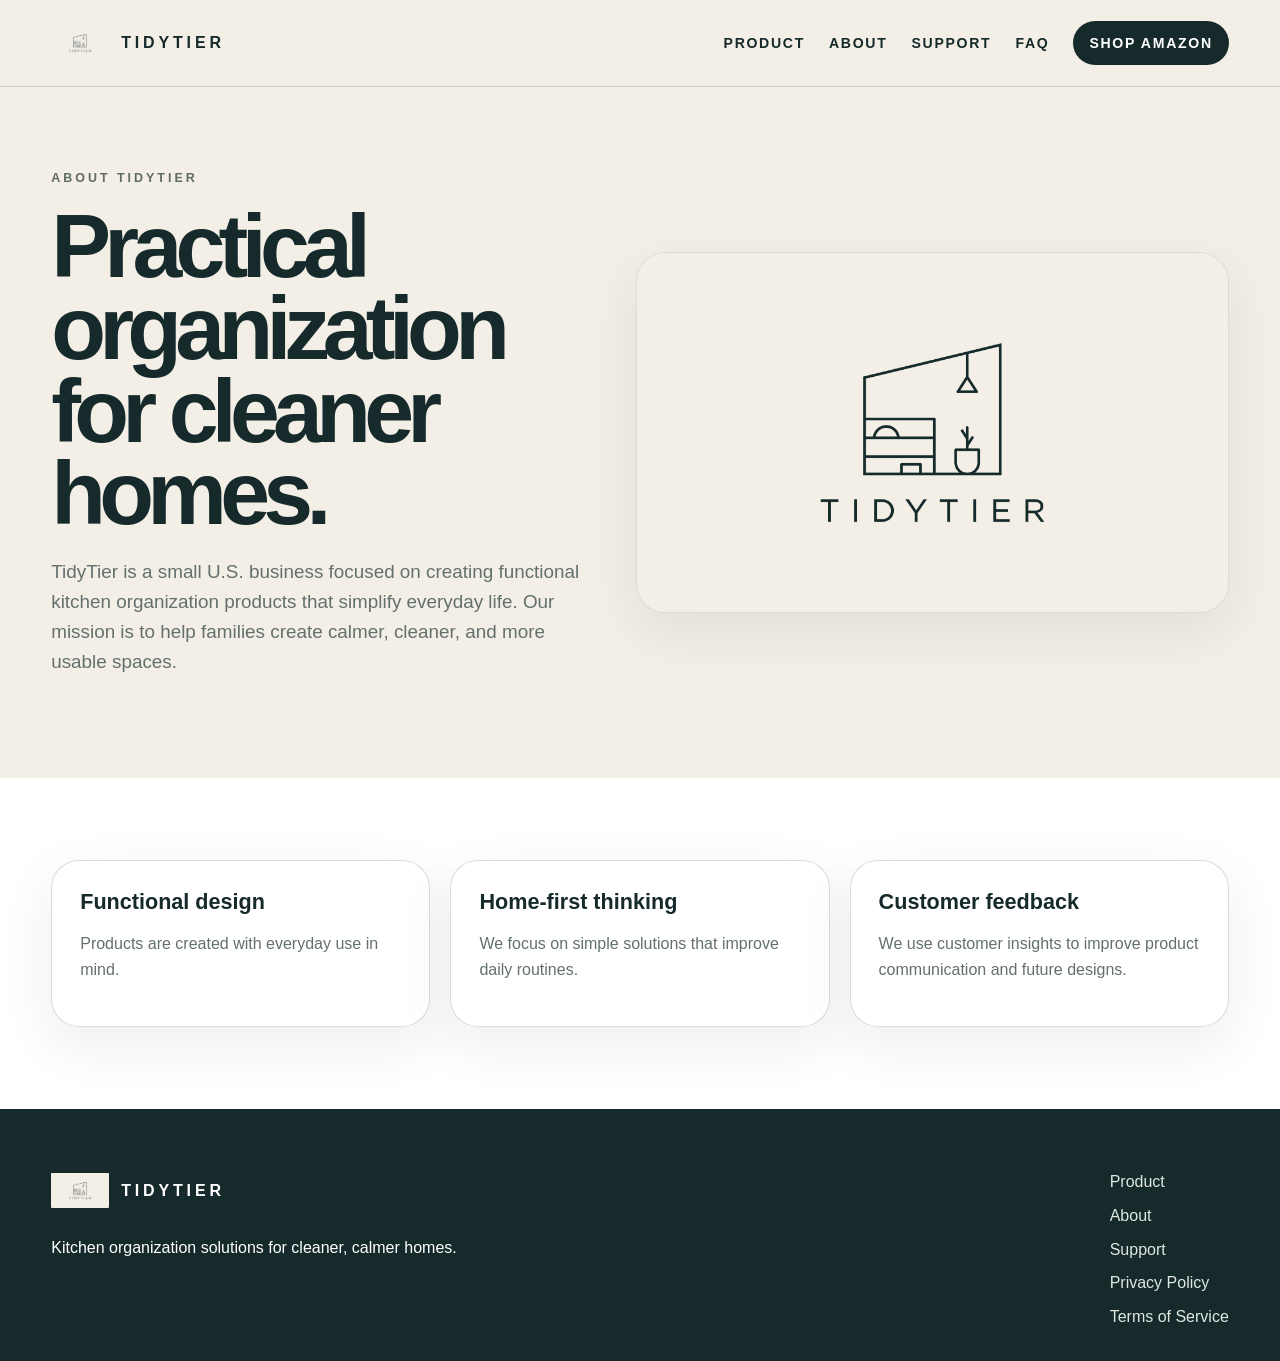
<file: about.html>
<!DOCTYPE html><html lang="en"><head><meta charset="UTF-8"><meta name="viewport" content="width=device-width, initial-scale=1.0"><title>About | TidyTier</title><link rel="stylesheet" href="styles.css"></head><body>

<header class="navbar">
  <div class="container nav-inner">
    <a class="logo" href="index.html"><img src="tidytier-logo.png" alt="TidyTier logo"><span>TIDYTIER</span></a>
    <nav class="nav-links">
      <a href="product.html">Product</a>
      <a href="about.html">About</a>
      <a href="support.html">Support</a>
      <a href="faq.html">FAQ</a>
      <a class="nav-cta" href="https://www.amazon.com/dp/B0FTTPCXH6" target="_blank" rel="noopener">Shop Amazon</a>
    </nav>
  </div>
</header>

<main class="section"><div class="container split"><div><p class="eyebrow">About TidyTier</p><h1>Practical organization for cleaner homes.</h1><p class="lead">TidyTier is a small U.S. business focused on creating functional kitchen organization products that simplify everyday life. Our mission is to help families create calmer, cleaner, and more usable spaces.</p></div><img class="rounded-img" src="tidytier-logo.png" alt="TidyTier logo"></div></main>
<section class="section white"><div class="container grid-3"><div class="card"><h3>Functional design</h3><p class="muted">Products are created with everyday use in mind.</p></div><div class="card"><h3>Home-first thinking</h3><p class="muted">We focus on simple solutions that improve daily routines.</p></div><div class="card"><h3>Customer feedback</h3><p class="muted">We use customer insights to improve product communication and future designs.</p></div></div></section>

<footer class="footer">
  <div class="container footer-grid">
    <div>
      <div class="logo"><img src="tidytier-logo.png" alt="TidyTier logo"><span>TIDYTIER</span></div>
      <p>Kitchen organization solutions for cleaner, calmer homes.</p>
    </div>
    <div>
      <a href="product.html">Product</a>
      <a href="about.html">About</a>
      <a href="support.html">Support</a>
      <a href="privacy.html">Privacy Policy</a>
      <a href="terms.html">Terms of Service</a>
    </div>
  </div>
</footer>
</body></html>
</file>
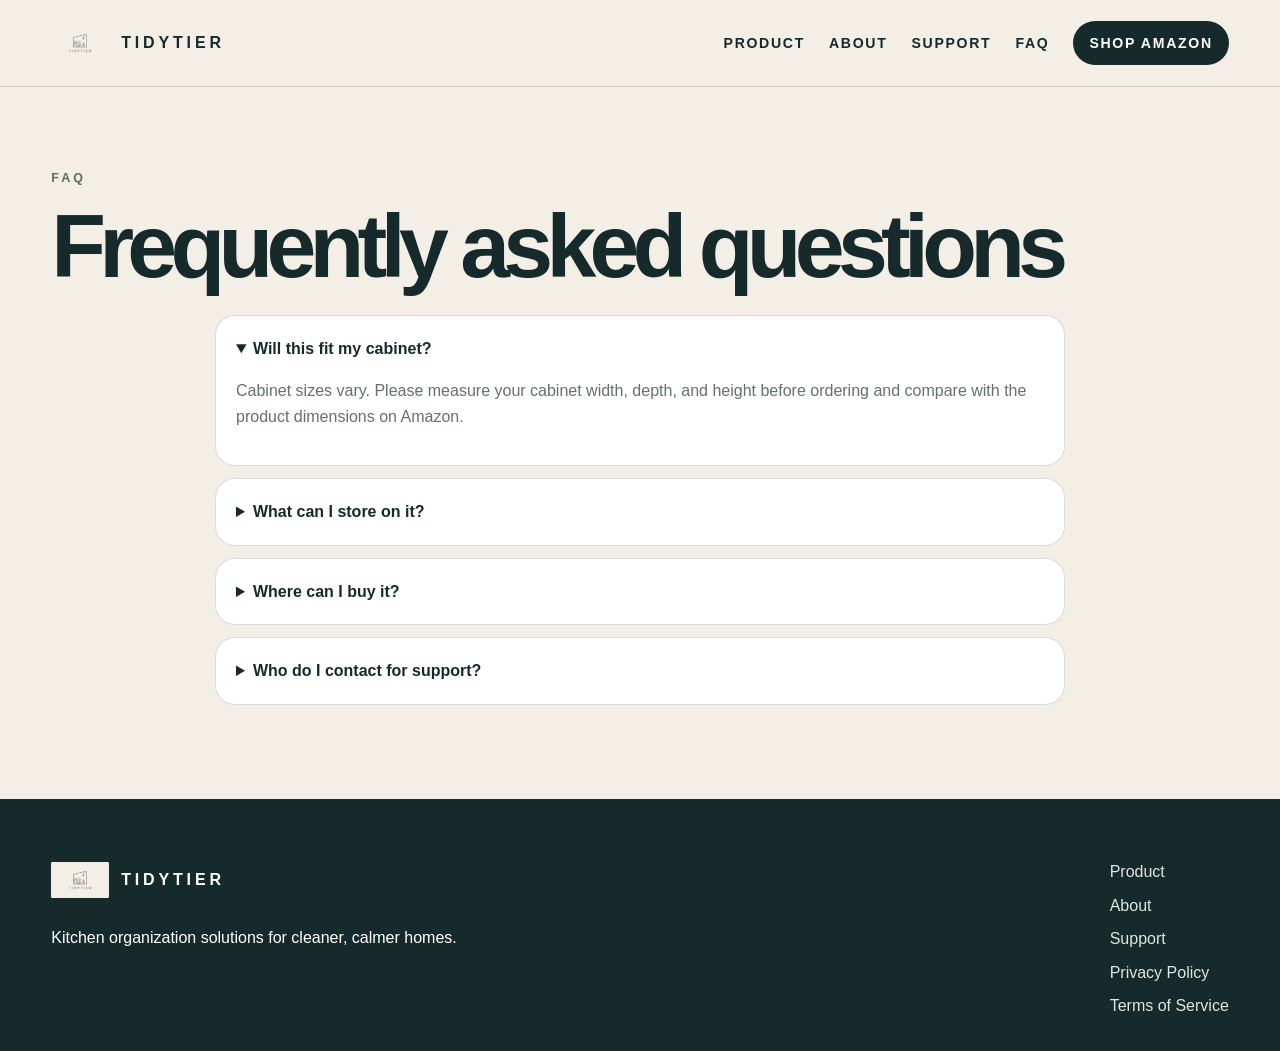
<file: faq.html>
<!DOCTYPE html><html lang="en"><head><meta charset="UTF-8"><meta name="viewport" content="width=device-width, initial-scale=1.0"><title>FAQ | TidyTier</title><link rel="stylesheet" href="styles.css"></head><body>
<header class="navbar">
  <div class="container nav-inner">
    <a class="logo" href="index.html"><img src="tidytier-logo.png" alt="TidyTier logo"><span>TIDYTIER</span></a>
    <nav class="nav-links">
      <a href="product.html">Product</a>
      <a href="about.html">About</a>
      <a href="support.html">Support</a>
      <a href="faq.html">FAQ</a>
      <a class="nav-cta" href="https://www.amazon.com/dp/B0FTTPCXH6" target="_blank" rel="noopener">Shop Amazon</a>
    </nav>
  </div>
</header>
<main class="section"><div class="container"><p class="eyebrow">FAQ</p><h1>Frequently asked questions</h1><div class="faq"><details open><summary>Will this fit my cabinet?</summary><p class="muted">Cabinet sizes vary. Please measure your cabinet width, depth, and height before ordering and compare with the product dimensions on Amazon.</p></details><details><summary>What can I store on it?</summary><p class="muted">It is designed for cookware such as pots, pans, lids, baking sheets, cutting boards, and similar kitchen accessories.</p></details><details><summary>Where can I buy it?</summary><p class="muted">The TidyTier organizer is currently available on Amazon.</p></details><details><summary>Who do I contact for support?</summary><p class="muted">You can contact us through the support page or use Amazon order support for order-specific issues.</p></details></div></div></main>
<footer class="footer">
  <div class="container footer-grid">
    <div>
      <div class="logo"><img src="tidytier-logo.png" alt="TidyTier logo"><span>TIDYTIER</span></div>
      <p>Kitchen organization solutions for cleaner, calmer homes.</p>
    </div>
    <div>
      <a href="product.html">Product</a>
      <a href="about.html">About</a>
      <a href="support.html">Support</a>
      <a href="privacy.html">Privacy Policy</a>
      <a href="terms.html">Terms of Service</a>
    </div>
  </div>
</footer>
</body></html>
</file>
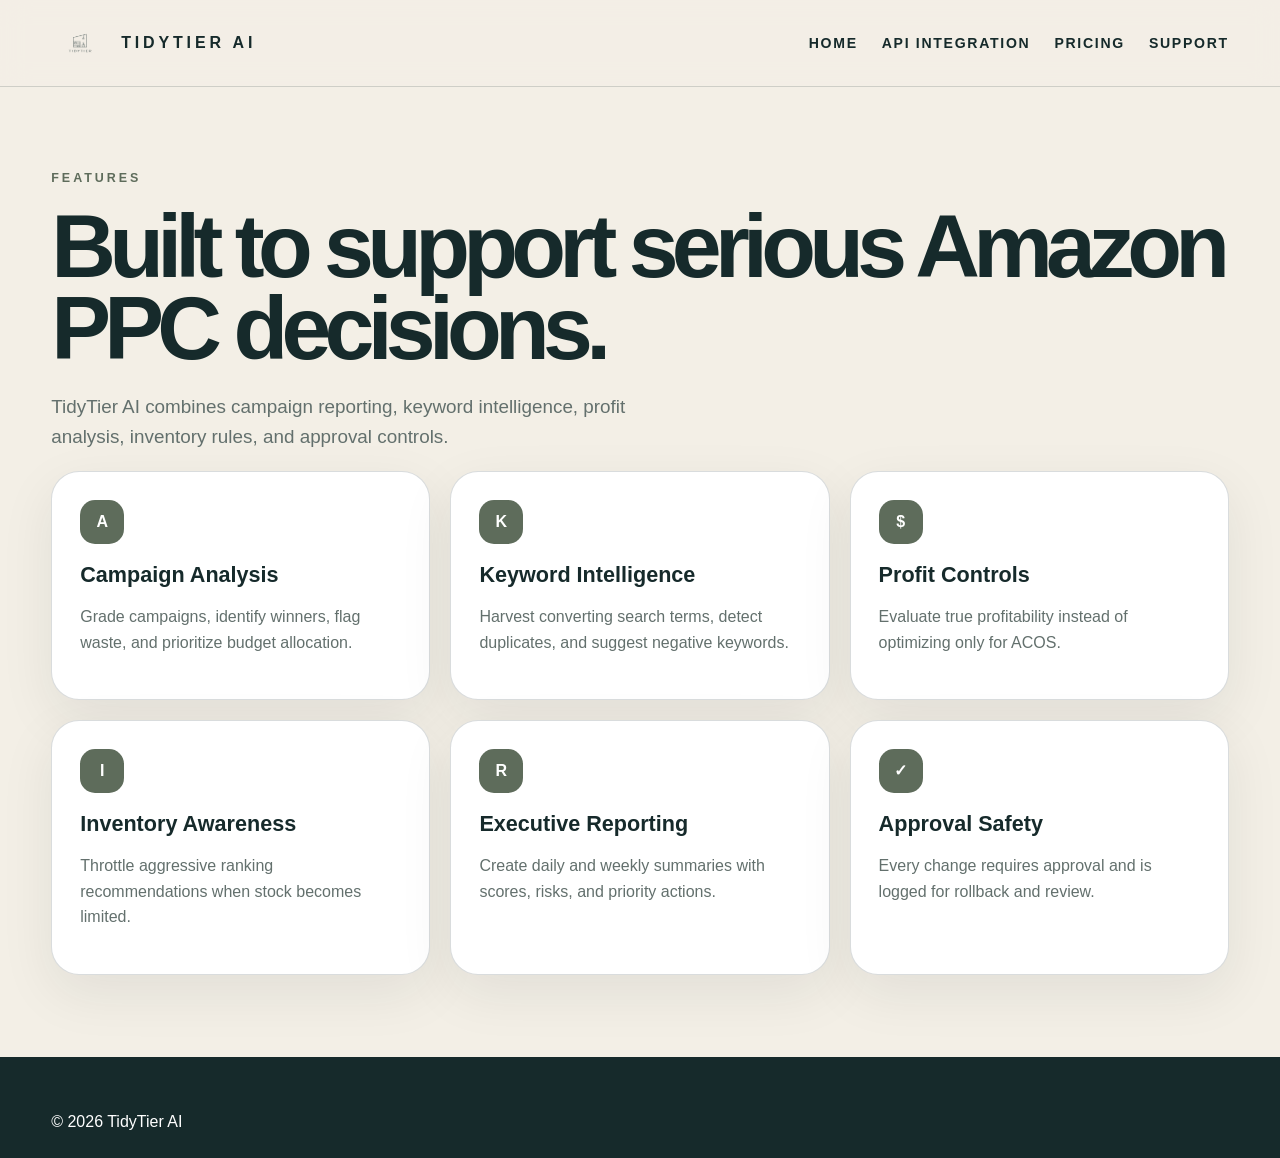
<file: features.html>
<!DOCTYPE html><html lang="en"><head><meta charset="UTF-8"/><meta name="viewport" content="width=device-width, initial-scale=1.0"/><title>Features | TidyTier AI</title><link rel="stylesheet" href="styles.css"/></head><body>
<header class="navbar"><div class="container nav-inner"><a class="logo" href="index.html"><img src="tidytier-logo.png" alt="TidyTier logo"/><span>TIDYTIER AI</span></a><nav class="nav-links"><a href="index.html">Home</a><a href="integration.html">API Integration</a><a href="pricing.html">Pricing</a><a href="support.html">Support</a></nav></div></header>
<main><section class="section"><div class="container"><p class="eyebrow">Features</p><h1>Built to support serious Amazon PPC decisions.</h1><p class="lead">TidyTier AI combines campaign reporting, keyword intelligence, profit analysis, inventory rules, and approval controls.</p><div class="grid-3">
<div class="card"><div class="icon">A</div><h3>Campaign Analysis</h3><p class="muted">Grade campaigns, identify winners, flag waste, and prioritize budget allocation.</p></div>
<div class="card"><div class="icon">K</div><h3>Keyword Intelligence</h3><p class="muted">Harvest converting search terms, detect duplicates, and suggest negative keywords.</p></div>
<div class="card"><div class="icon">$</div><h3>Profit Controls</h3><p class="muted">Evaluate true profitability instead of optimizing only for ACOS.</p></div>
<div class="card"><div class="icon">I</div><h3>Inventory Awareness</h3><p class="muted">Throttle aggressive ranking recommendations when stock becomes limited.</p></div>
<div class="card"><div class="icon">R</div><h3>Executive Reporting</h3><p class="muted">Create daily and weekly summaries with scores, risks, and priority actions.</p></div>
<div class="card"><div class="icon">✓</div><h3>Approval Safety</h3><p class="muted">Every change requires approval and is logged for rollback and review.</p></div>
</div></div></section></main><footer class="footer"><div class="container">© 2026 TidyTier AI</div></footer></body></html>
</file>
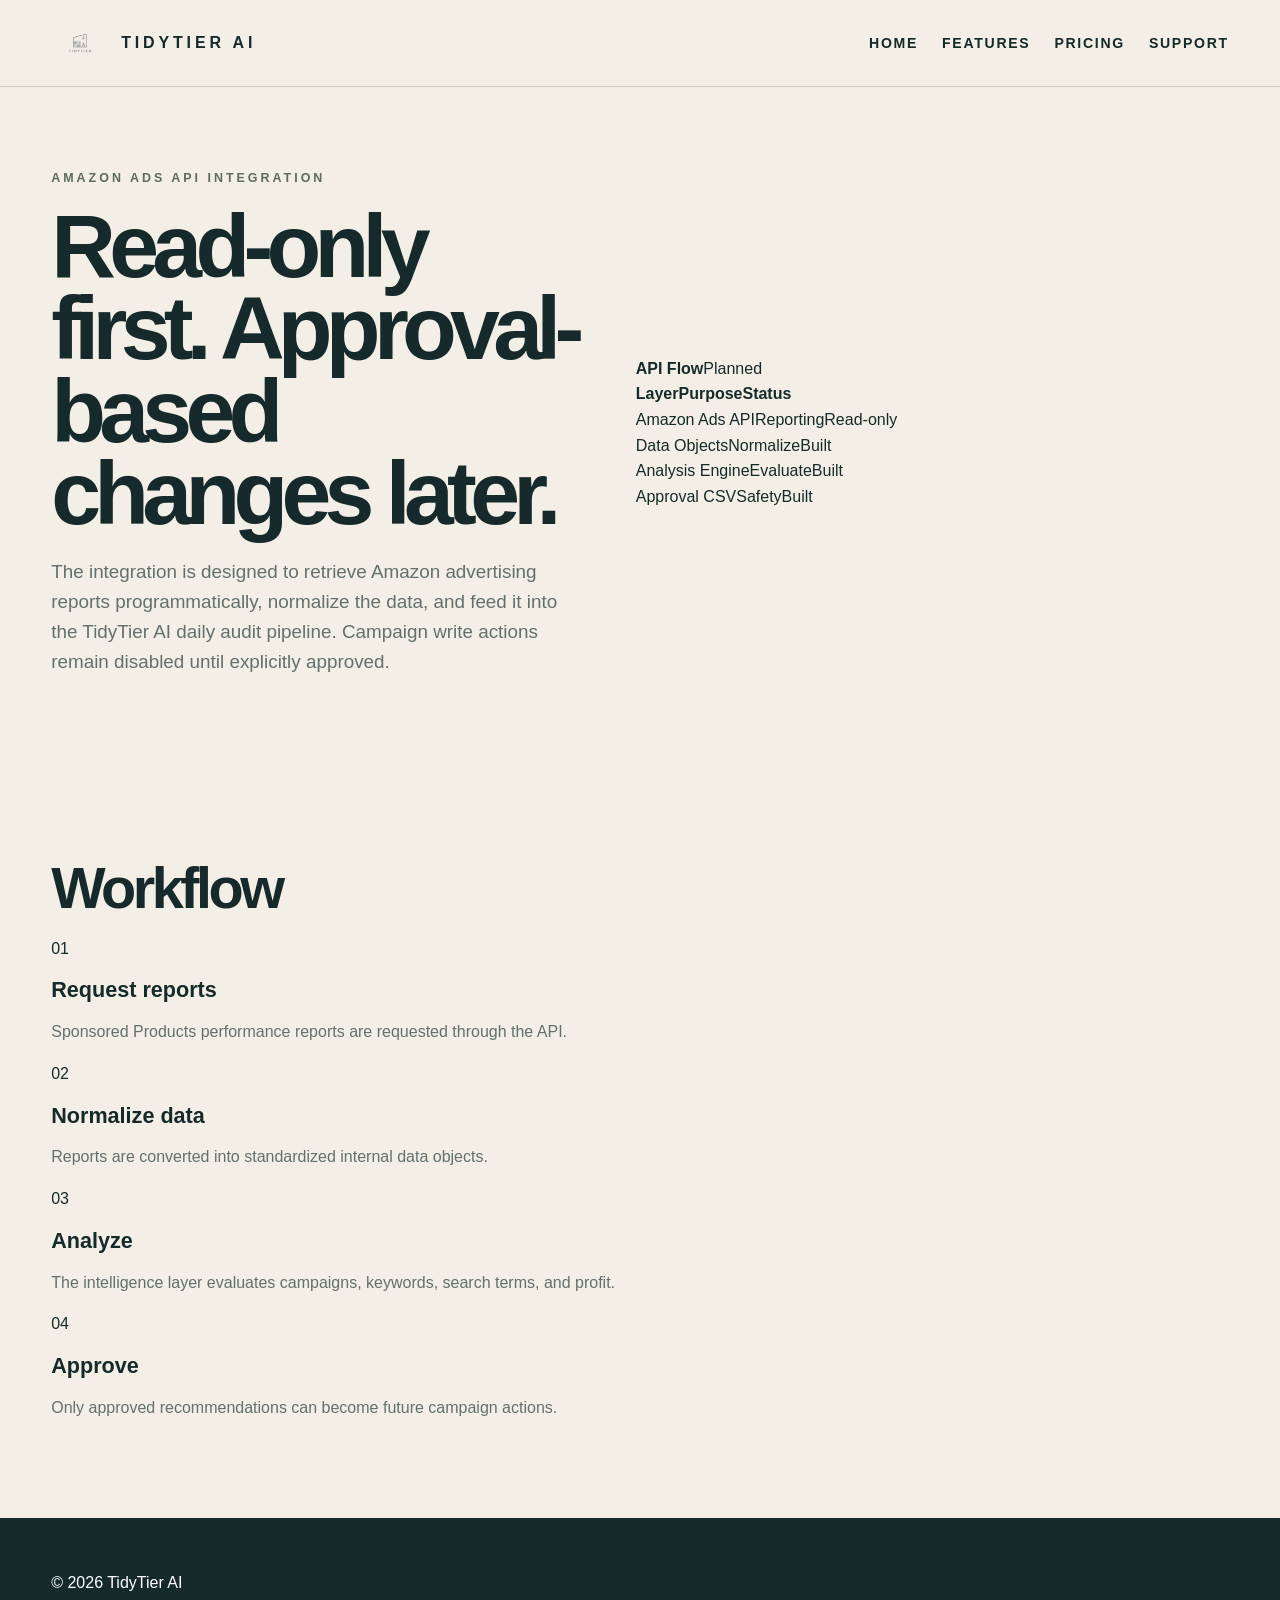
<file: integration.html>
<!DOCTYPE html><html lang="en"><head><meta charset="UTF-8"/><meta name="viewport" content="width=device-width, initial-scale=1.0"/><title>Amazon Ads API Integration | TidyTier AI</title><link rel="stylesheet" href="styles.css"/></head><body>
<header class="navbar"><div class="container nav-inner"><a class="logo" href="index.html"><img src="tidytier-logo.png" alt="TidyTier logo"/><span>TIDYTIER AI</span></a><nav class="nav-links"><a href="index.html">Home</a><a href="features.html">Features</a><a href="pricing.html">Pricing</a><a href="support.html">Support</a></nav></div></header>
<main><section class="section"><div class="container split"><div><p class="eyebrow">Amazon Ads API Integration</p><h1>Read-only first. Approval-based changes later.</h1><p class="lead">The integration is designed to retrieve Amazon advertising reports programmatically, normalize the data, and feed it into the TidyTier AI daily audit pipeline. Campaign write actions remain disabled until explicitly approved.</p></div><div class="dashboard"><div class="dashboard-top"><strong>API Flow</strong><span><i class="dot"></i>Planned</span></div><div class="table"><div class="row"><strong>Layer</strong><strong>Purpose</strong><strong>Status</strong></div><div class="row"><span>Amazon Ads API</span><span>Reporting</span><span>Read-only</span></div><div class="row"><span>Data Objects</span><span>Normalize</span><span>Built</span></div><div class="row"><span>Analysis Engine</span><span>Evaluate</span><span>Built</span></div><div class="row"><span>Approval CSV</span><span>Safety</span><span>Built</span></div></div></div></div></section><section class="section soft"><div class="container"><h2>Workflow</h2><div class="workflow"><div class="step"><p class="num">01</p><h3>Request reports</h3><p class="muted">Sponsored Products performance reports are requested through the API.</p></div><div class="step"><p class="num">02</p><h3>Normalize data</h3><p class="muted">Reports are converted into standardized internal data objects.</p></div><div class="step"><p class="num">03</p><h3>Analyze</h3><p class="muted">The intelligence layer evaluates campaigns, keywords, search terms, and profit.</p></div><div class="step"><p class="num">04</p><h3>Approve</h3><p class="muted">Only approved recommendations can become future campaign actions.</p></div></div></div></section></main><footer class="footer"><div class="container">© 2026 TidyTier AI</div></footer></body></html>
</file>
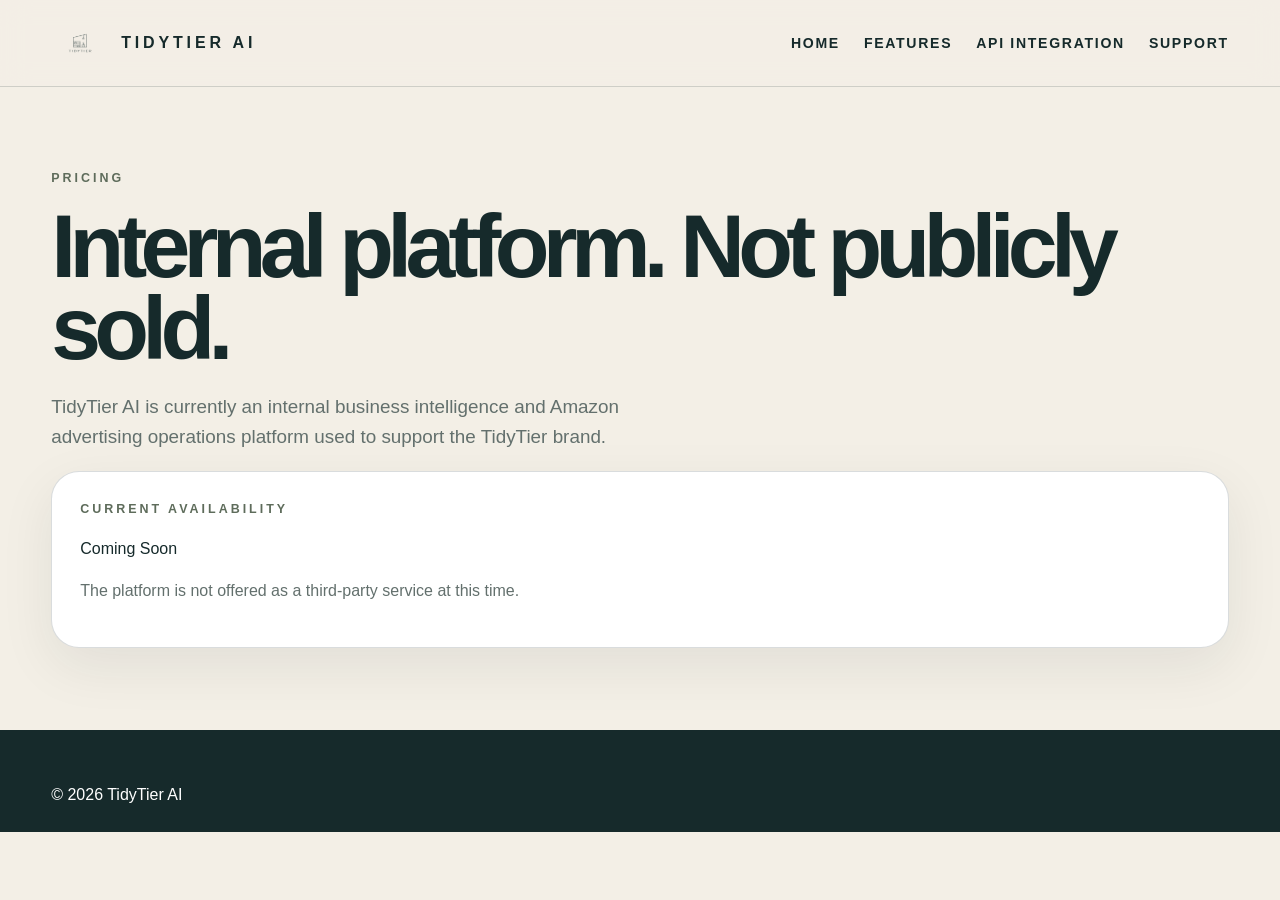
<file: pricing.html>
<!DOCTYPE html><html lang="en"><head><meta charset="UTF-8"/><meta name="viewport" content="width=device-width, initial-scale=1.0"/><title>Pricing | TidyTier AI</title><link rel="stylesheet" href="styles.css"/></head><body>
<header class="navbar"><div class="container nav-inner"><a class="logo" href="index.html"><img src="tidytier-logo.png" alt="TidyTier logo"/><span>TIDYTIER AI</span></a><nav class="nav-links"><a href="index.html">Home</a><a href="features.html">Features</a><a href="integration.html">API Integration</a><a href="support.html">Support</a></nav></div></header>
<main><section class="section"><div class="container narrow"><p class="eyebrow">Pricing</p><h1>Internal platform. Not publicly sold.</h1><p class="lead">TidyTier AI is currently an internal business intelligence and Amazon advertising operations platform used to support the TidyTier brand.</p><div class="card price-card"><p class="eyebrow">Current availability</p><div class="price">Coming Soon</div><p class="muted">The platform is not offered as a third-party service at this time.</p></div></div></section></main><footer class="footer"><div class="container">© 2026 TidyTier AI</div></footer></body></html>
</file>
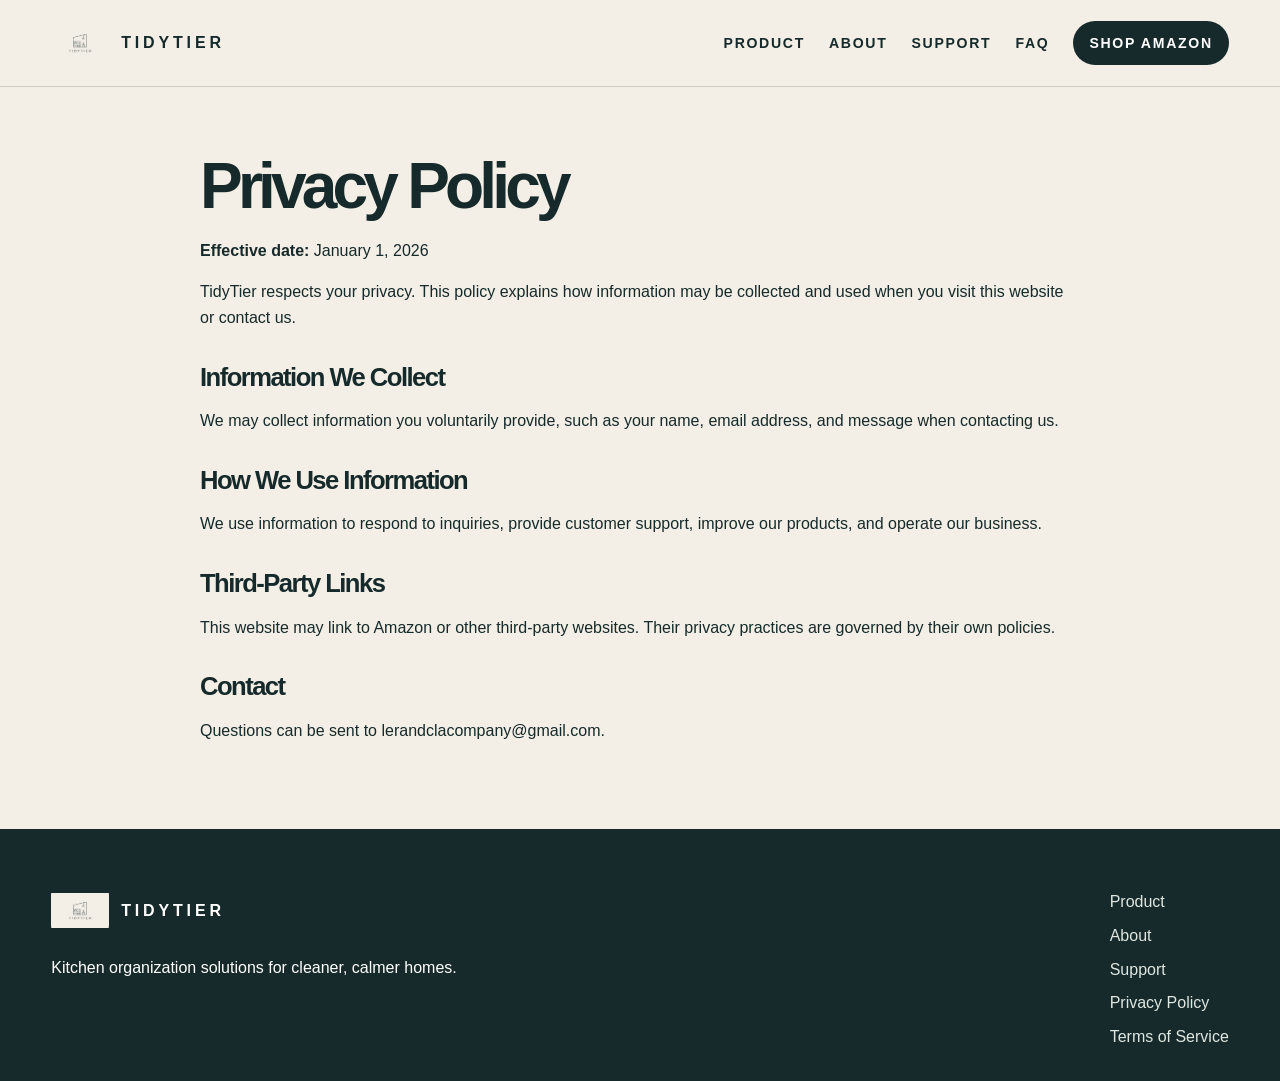
<file: privacy.html>
<!DOCTYPE html><html lang="en"><head><meta charset="UTF-8"><meta name="viewport" content="width=device-width, initial-scale=1.0"><title>Privacy Policy | TidyTier</title><link rel="stylesheet" href="styles.css"></head><body>
<header class="navbar">
  <div class="container nav-inner">
    <a class="logo" href="index.html"><img src="tidytier-logo.png" alt="TidyTier logo"><span>TIDYTIER</span></a>
    <nav class="nav-links">
      <a href="product.html">Product</a>
      <a href="about.html">About</a>
      <a href="support.html">Support</a>
      <a href="faq.html">FAQ</a>
      <a class="nav-cta" href="https://www.amazon.com/dp/B0FTTPCXH6" target="_blank" rel="noopener">Shop Amazon</a>
    </nav>
  </div>
</header>
<main class="container legal"><h1>Privacy Policy</h1><p><strong>Effective date:</strong> January 1, 2026</p><p>TidyTier respects your privacy. This policy explains how information may be collected and used when you visit this website or contact us.</p><h2>Information We Collect</h2><p>We may collect information you voluntarily provide, such as your name, email address, and message when contacting us.</p><h2>How We Use Information</h2><p>We use information to respond to inquiries, provide customer support, improve our products, and operate our business.</p><h2>Third-Party Links</h2><p>This website may link to Amazon or other third-party websites. Their privacy practices are governed by their own policies.</p><h2>Contact</h2><p>Questions can be sent to <a href="mailto:lerandclacompany@gmail.com">lerandclacompany@gmail.com</a>.</p></main>
<footer class="footer">
  <div class="container footer-grid">
    <div>
      <div class="logo"><img src="tidytier-logo.png" alt="TidyTier logo"><span>TIDYTIER</span></div>
      <p>Kitchen organization solutions for cleaner, calmer homes.</p>
    </div>
    <div>
      <a href="product.html">Product</a>
      <a href="about.html">About</a>
      <a href="support.html">Support</a>
      <a href="privacy.html">Privacy Policy</a>
      <a href="terms.html">Terms of Service</a>
    </div>
  </div>
</footer>
</body></html>
</file>
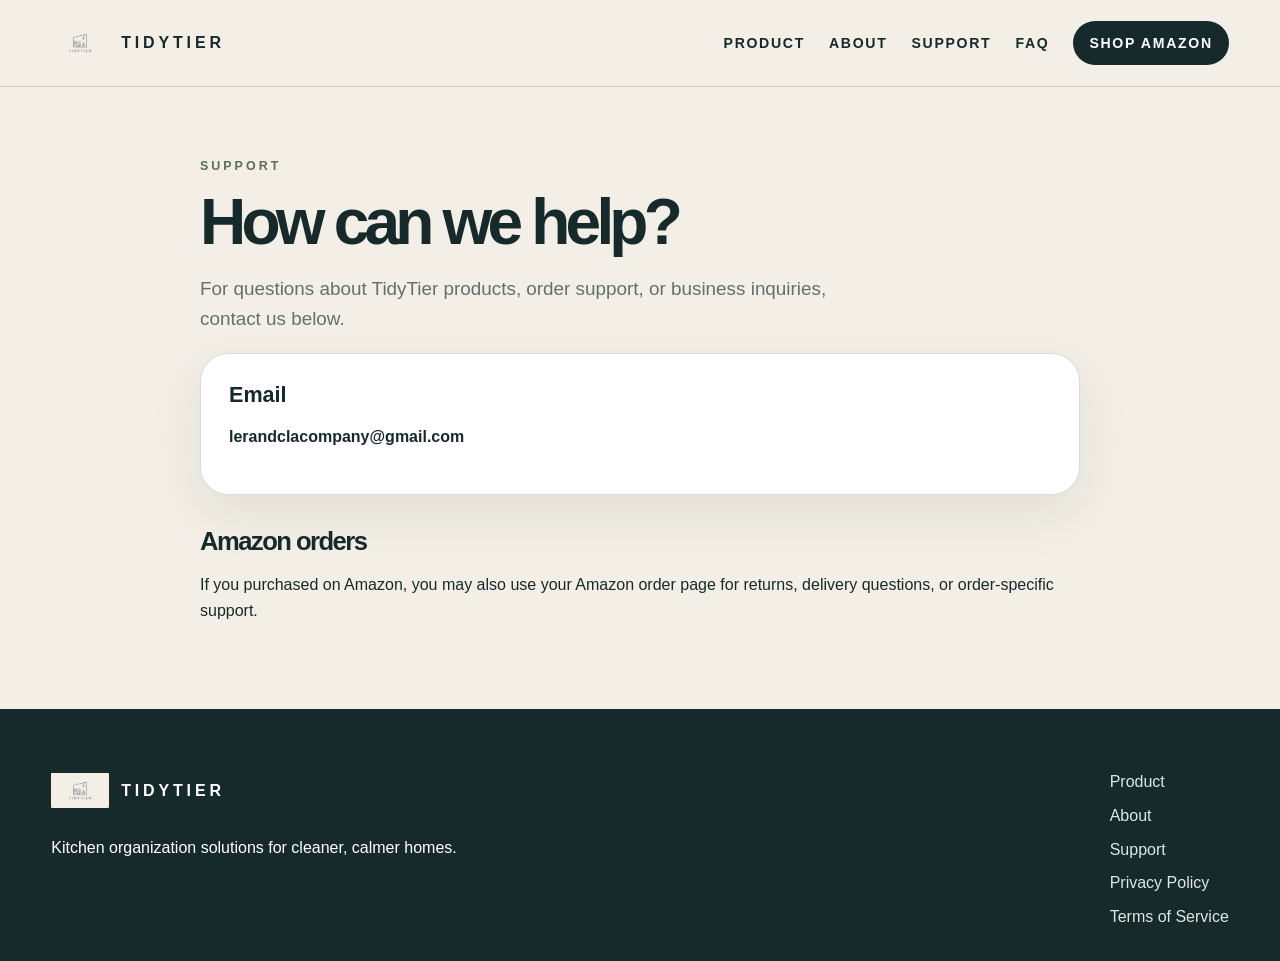
<file: support.html>
<!DOCTYPE html><html lang="en"><head><meta charset="UTF-8"><meta name="viewport" content="width=device-width, initial-scale=1.0"><title>Support | TidyTier</title><link rel="stylesheet" href="styles.css"></head><body>
<header class="navbar">
  <div class="container nav-inner">
    <a class="logo" href="index.html"><img src="tidytier-logo.png" alt="TidyTier logo"><span>TIDYTIER</span></a>
    <nav class="nav-links">
      <a href="product.html">Product</a>
      <a href="about.html">About</a>
      <a href="support.html">Support</a>
      <a href="faq.html">FAQ</a>
      <a class="nav-cta" href="https://www.amazon.com/dp/B0FTTPCXH6" target="_blank" rel="noopener">Shop Amazon</a>
    </nav>
  </div>
</header>
<main class="container legal"><p class="eyebrow">Support</p><h1>How can we help?</h1><p class="lead">For questions about TidyTier products, order support, or business inquiries, contact us below.</p><div class="card"><h3>Email</h3><p><strong><a href="mailto:lerandclacompany@gmail.com">lerandclacompany@gmail.com</a></strong></p></div><h2>Amazon orders</h2><p>If you purchased on Amazon, you may also use your Amazon order page for returns, delivery questions, or order-specific support.</p></main>
<footer class="footer">
  <div class="container footer-grid">
    <div>
      <div class="logo"><img src="tidytier-logo.png" alt="TidyTier logo"><span>TIDYTIER</span></div>
      <p>Kitchen organization solutions for cleaner, calmer homes.</p>
    </div>
    <div>
      <a href="product.html">Product</a>
      <a href="about.html">About</a>
      <a href="support.html">Support</a>
      <a href="privacy.html">Privacy Policy</a>
      <a href="terms.html">Terms of Service</a>
    </div>
  </div>
</footer>
</body></html>
</file>
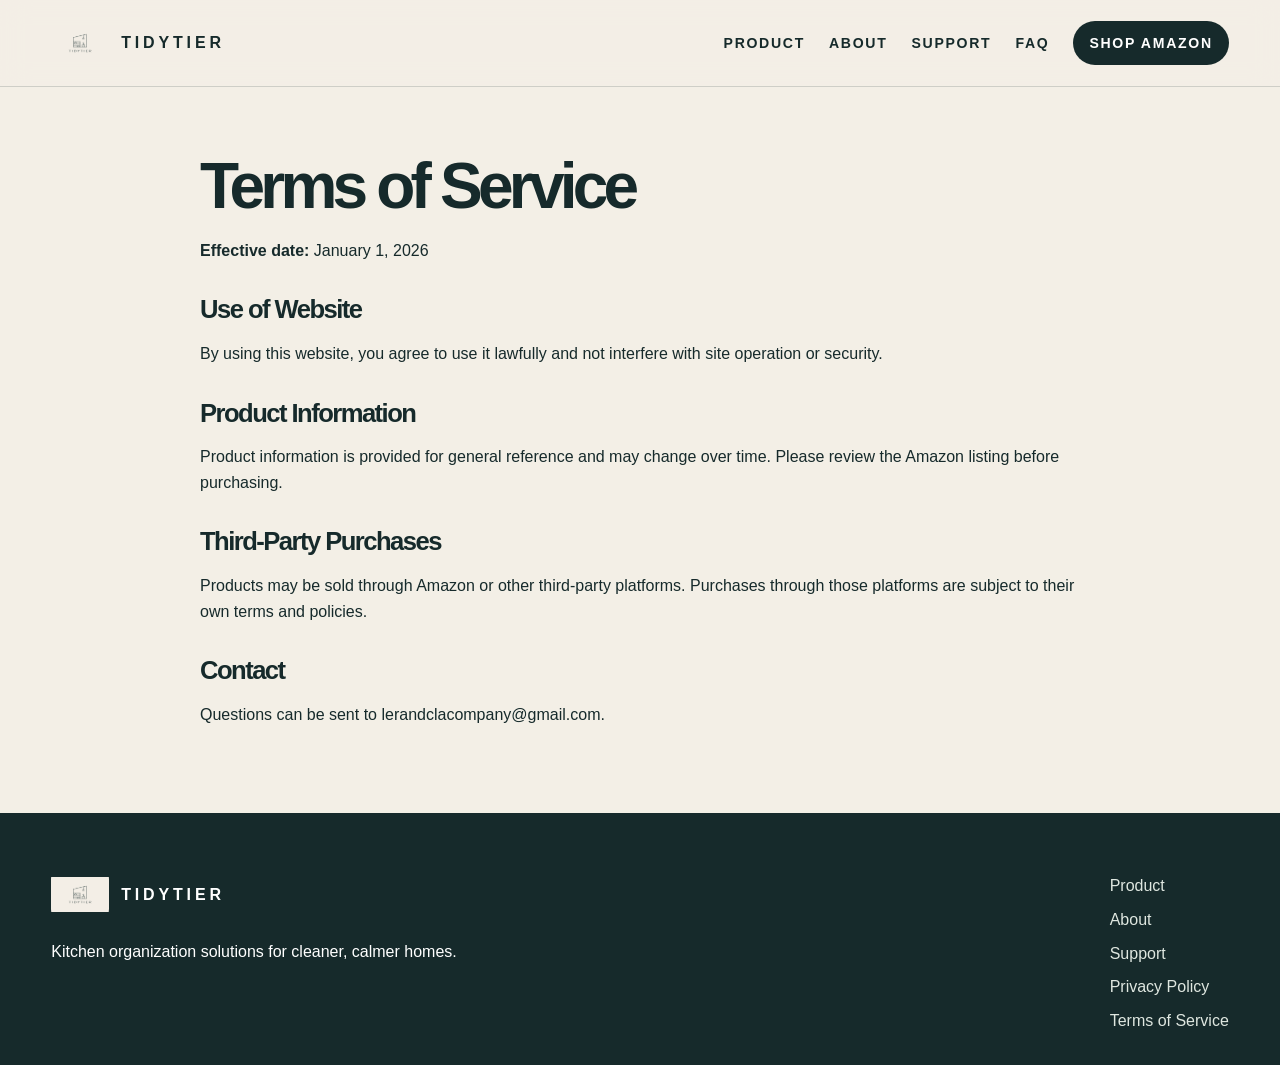
<file: terms.html>
<!DOCTYPE html><html lang="en"><head><meta charset="UTF-8"><meta name="viewport" content="width=device-width, initial-scale=1.0"><title>Terms of Service | TidyTier</title><link rel="stylesheet" href="styles.css"></head><body>
<header class="navbar">
  <div class="container nav-inner">
    <a class="logo" href="index.html"><img src="tidytier-logo.png" alt="TidyTier logo"><span>TIDYTIER</span></a>
    <nav class="nav-links">
      <a href="product.html">Product</a>
      <a href="about.html">About</a>
      <a href="support.html">Support</a>
      <a href="faq.html">FAQ</a>
      <a class="nav-cta" href="https://www.amazon.com/dp/B0FTTPCXH6" target="_blank" rel="noopener">Shop Amazon</a>
    </nav>
  </div>
</header>
<main class="container legal"><h1>Terms of Service</h1><p><strong>Effective date:</strong> January 1, 2026</p><h2>Use of Website</h2><p>By using this website, you agree to use it lawfully and not interfere with site operation or security.</p><h2>Product Information</h2><p>Product information is provided for general reference and may change over time. Please review the Amazon listing before purchasing.</p><h2>Third-Party Purchases</h2><p>Products may be sold through Amazon or other third-party platforms. Purchases through those platforms are subject to their own terms and policies.</p><h2>Contact</h2><p>Questions can be sent to <a href="mailto:lerandclacompany@gmail.com">lerandclacompany@gmail.com</a>.</p></main>
<footer class="footer">
  <div class="container footer-grid">
    <div>
      <div class="logo"><img src="tidytier-logo.png" alt="TidyTier logo"><span>TIDYTIER</span></div>
      <p>Kitchen organization solutions for cleaner, calmer homes.</p>
    </div>
    <div>
      <a href="product.html">Product</a>
      <a href="about.html">About</a>
      <a href="support.html">Support</a>
      <a href="privacy.html">Privacy Policy</a>
      <a href="terms.html">Terms of Service</a>
    </div>
  </div>
</footer>
</body></html>
</file>
<file: styles.css>
:root{
  --cream:#F3EFE6;
  --green:#5E6C5B;
  --ink:#162A2B;
  --black:#000000;
  --white:#FFFFFF;
  --muted:#63706d;
  --line:rgba(22,42,43,.16);
  --shadow:0 24px 70px rgba(22,42,43,.12);
}
*{box-sizing:border-box}
html{scroll-behavior:smooth}
body{margin:0;font-family:Poppins,Arial,Helvetica,sans-serif;background:var(--cream);color:var(--ink);line-height:1.6}
a{color:inherit;text-decoration:none}
img{max-width:100%;display:block}
.container{width:min(1180px,92%);margin:0 auto}
.navbar{position:sticky;top:0;z-index:20;background:rgba(243,239,230,.94);backdrop-filter:blur(14px);border-bottom:1px solid var(--line)}
.nav-inner{display:flex;justify-content:space-between;align-items:center;padding:14px 0;gap:24px}
.logo{display:flex;align-items:center;gap:12px;font-weight:800;letter-spacing:.24em}
.logo img{width:58px;height:58px;object-fit:contain;border-radius:14px}
.nav-links{display:flex;align-items:center;gap:24px;flex-wrap:wrap;font-size:.88rem;text-transform:uppercase;letter-spacing:.12em;font-weight:800}
.nav-cta{background:var(--ink);color:white;padding:11px 16px;border-radius:999px}
.hero{padding:72px 0 58px;position:relative;overflow:hidden}
.hero:before{content:"";position:absolute;right:-180px;top:-210px;width:580px;height:580px;border-radius:50%;background:rgba(94,108,91,.18)}
.hero-grid{position:relative;display:grid;grid-template-columns:1.02fr .98fr;gap:48px;align-items:center}
.eyebrow{text-transform:uppercase;letter-spacing:.24em;color:var(--green);font-size:.78rem;font-weight:900;margin:0 0 16px}
h1{font-size:clamp(3rem,7vw,6.1rem);letter-spacing:-.075em;line-height:.92;margin:0 0 22px}
h2{font-size:clamp(2rem,4.5vw,4.2rem);letter-spacing:-.06em;line-height:1;margin:0 0 18px}
h3{font-size:1.35rem;line-height:1.2;margin:0 0 12px}
.lead{font-size:1.18rem;color:var(--muted);max-width:650px}
.btn-row{display:flex;gap:14px;flex-wrap:wrap;margin-top:28px}
.btn{display:inline-flex;justify-content:center;align-items:center;border-radius:999px;padding:14px 20px;border:1px solid var(--ink);font-weight:900}
.btn.primary{background:var(--ink);color:white}
.btn.secondary{background:transparent;color:var(--ink)}
.product-card{background:white;border:1px solid var(--line);border-radius:34px;padding:18px;box-shadow:var(--shadow)}
.product-card img{border-radius:24px}
.quick-stats{display:grid;grid-template-columns:repeat(3,1fr);gap:12px;margin-top:16px}
.stat{background:rgba(94,108,91,.1);border:1px solid var(--line);border-radius:18px;padding:13px;text-align:center}
.stat strong{display:block;font-size:1.12rem}
.stat span{font-size:.75rem;text-transform:uppercase;letter-spacing:.08em;color:var(--muted);font-weight:800}
.section{padding:82px 0}
.section.white{background:white}
.section.green{background:var(--green);color:white}
.section.green .muted,.section.green .eyebrow{color:#eef3ed}
.split{display:grid;grid-template-columns:.95fr 1.05fr;gap:48px;align-items:center}
.grid-3{display:grid;grid-template-columns:repeat(3,1fr);gap:20px}
.grid-2{display:grid;grid-template-columns:repeat(2,1fr);gap:22px}
.card{background:white;border:1px solid var(--line);border-radius:28px;padding:28px;box-shadow:0 18px 54px rgba(22,42,43,.08)}
.green .card{background:rgba(255,255,255,.1);border-color:rgba(255,255,255,.2);box-shadow:none}
.icon{width:44px;height:44px;border-radius:15px;background:var(--green);color:white;display:grid;place-items:center;font-weight:900;margin-bottom:18px}
.muted{color:var(--muted)}
.product-showcase{display:grid;grid-template-columns:1fr 1fr;gap:22px;margin-top:28px}
.product-showcase img,.rounded-img{border-radius:30px;background:white;border:1px solid var(--line);box-shadow:0 18px 54px rgba(22,42,43,.08)}
.list{padding-left:0;list-style:none;margin:22px 0}
.list li{position:relative;padding-left:30px;margin:12px 0;color:var(--muted)}
.list li:before{content:"✓";position:absolute;left:0;color:var(--green);font-weight:900}
.measure-box{background:var(--ink);color:white;border-radius:30px;padding:28px}
.measure-grid{display:grid;grid-template-columns:repeat(2,1fr);gap:14px;margin-top:18px}
.measure-item{background:rgba(255,255,255,.08);border:1px solid rgba(255,255,255,.14);border-radius:20px;padding:16px}
.measure-item strong{display:block;font-size:1.5rem}
.faq{max-width:850px;margin:28px auto 0}
.faq details{background:white;border:1px solid var(--line);border-radius:20px;padding:20px;margin:12px 0}
.faq summary{font-weight:900;cursor:pointer}
.footer{background:var(--ink);color:white;padding:52px 0 24px}
.footer-grid{display:flex;justify-content:space-between;gap:30px;flex-wrap:wrap}
.footer a{display:block;color:#dfe7e0;margin:8px 0}
.legal{max-width:880px;padding:70px 0}
.legal h1{font-size:clamp(2.5rem,5vw,4.2rem)}
.legal h2{font-size:1.6rem;margin-top:34px}
.notice{padding:16px 20px;border:1px solid var(--line);background:rgba(255,255,255,.6);border-radius:18px;color:var(--muted)}
@media(max-width:900px){
  .nav-inner{align-items:flex-start;flex-direction:column}
  .nav-links{gap:13px}
  .hero-grid,.split,.grid-3,.grid-2,.product-showcase{grid-template-columns:1fr}
  .quick-stats,.measure-grid{grid-template-columns:1fr}
  h1{font-size:3.2rem}
}
</file>
